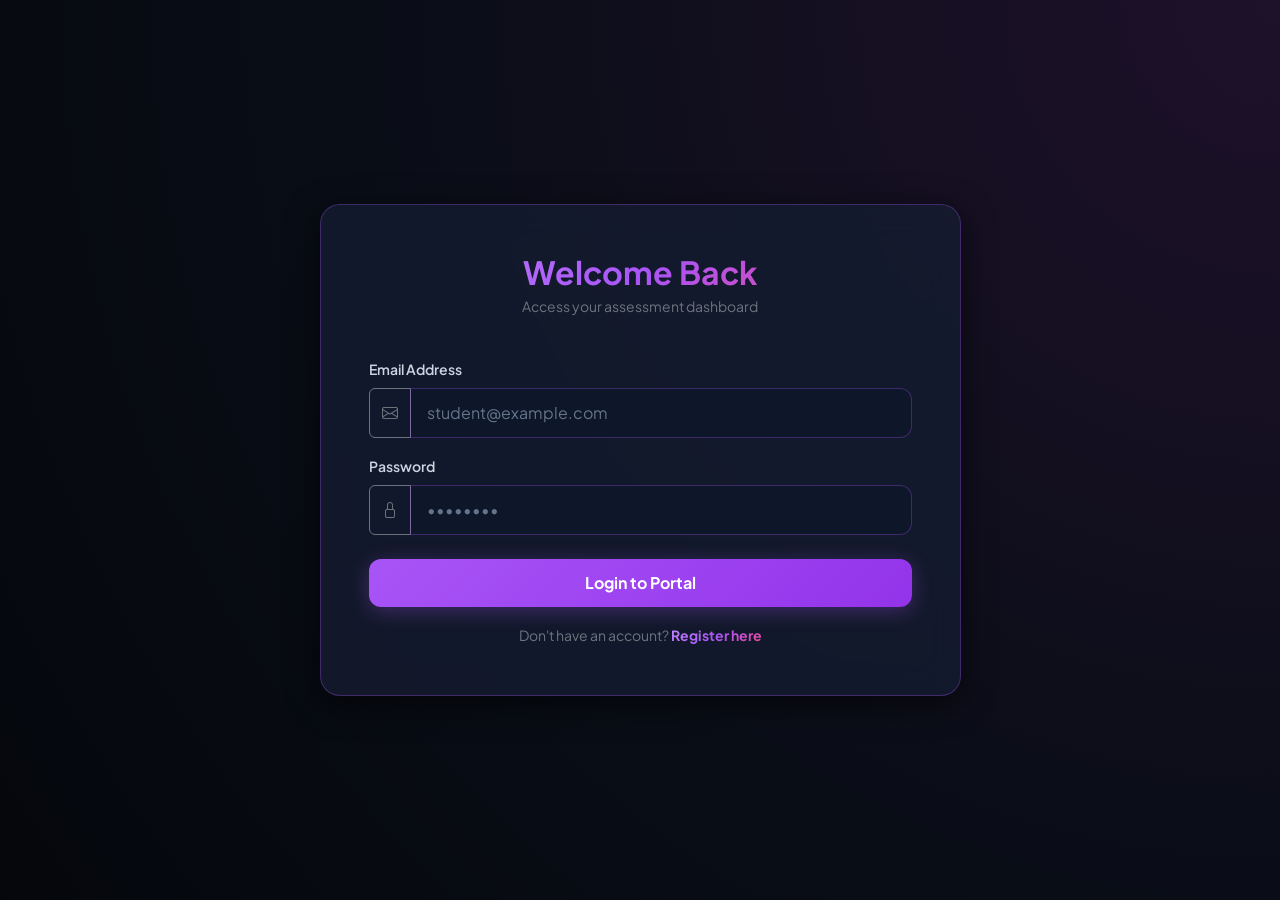
<file: index.html>
<!DOCTYPE html>
<html lang="en">
<head>
  <meta charset="UTF-8">
  <meta name="viewport" content="width=device-width, initial-scale=1.0">
  <title>Student Portal - Login</title>
  <link href="https://cdn.jsdelivr.net/npm/bootstrap@5.3.0/dist/css/bootstrap.min.css" rel="stylesheet">
  <link rel="stylesheet" href="https://cdn.jsdelivr.net/npm/bootstrap-icons@1.11.0/font/bootstrap-icons.css">
  <link rel="stylesheet" href="css/style.css">
</head>
<body>
  <div class="container my-4">
    <div class="row justify-content-center">
      <div class="col-12 col-md-10 col-lg-8 col-xl-7">
        <div class="card p-4 p-md-5">
          <div class="text-center mb-4">
            <h2 class="text-purple fw-bold mb-1">Welcome Back</h2>
            <p class="text-secondary small">Access your assessment dashboard</p>
          </div>
          <form id="loginForm">
            <div class="mb-3">
              <label for="loginEmail" class="form-label">Email Address</label>
              <div class="input-group">
                <span class="input-group-text bg-transparent border-secondary text-secondary"><i class="bi bi-envelope"></i></span>
                <input type="email" class="form-control" id="loginEmail" placeholder="student@example.com" required>
              </div>
            </div>
            <div class="mb-4">
              <label for="loginPassword" class="form-label">Password</label>
              <div class="input-group">
                <span class="input-group-text bg-transparent border-secondary text-secondary"><i class="bi bi-lock"></i></span>
                <input type="password" class="form-control" id="loginPassword" placeholder="••••••••" required>
              </div>
            </div>
            <div id="loginError" class="text-danger small mb-3 text-center"></div>
            <button type="submit" class="btn btn-purple w-100 py-2.5 mb-3">Login to Portal</button>
            <div class="text-center">
              <span class="text-secondary small">Don't have an account? </span>
              <a href="register.html" class="text-purple text-decoration-none small fw-bold">Register here</a>
            </div>
          </form>
        </div>
      </div>
    </div>
  </div>
  <script src="js/auth.js"></script>
</body>
</html>
</file>
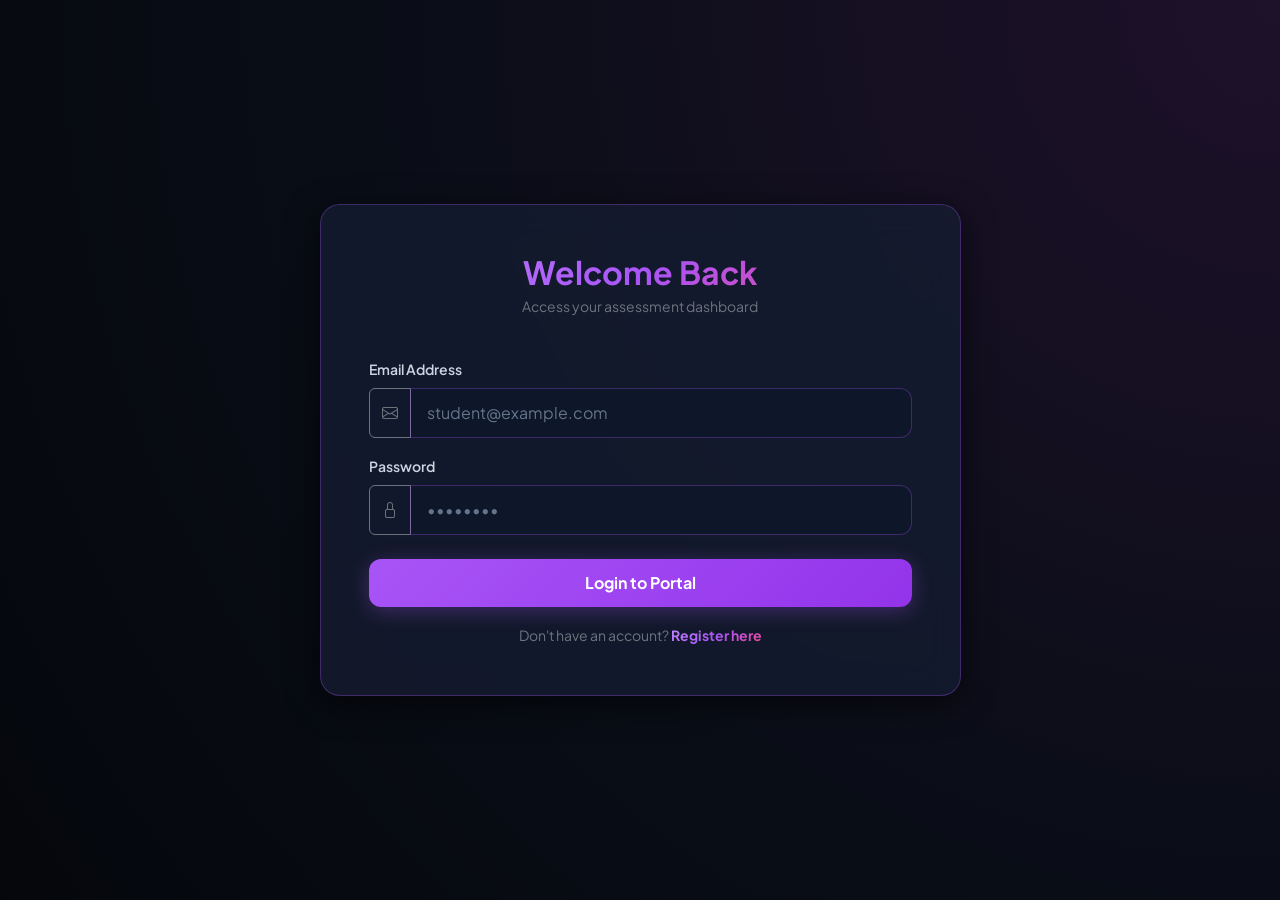
<file: quiz.html>
<!DOCTYPE html>
<html lang="en">
<head>
  <meta charset="UTF-8">
  <meta name="viewport" content="width=device-width, initial-scale=1.0">
  <title>Quiz Session</title>
  <link href="https://cdn.jsdelivr.net/npm/bootstrap@5.3.0/dist/css/bootstrap.min.css" rel="stylesheet">
  <link rel="stylesheet" href="https://cdn.jsdelivr.net/npm/bootstrap-icons@1.11.0/font/bootstrap-icons.css">
  <link rel="stylesheet" href="css/style.css">
</head>
<body>
  <div class="container my-4">
    <div class="row justify-content-center">
      <div class="col-12 col-md-10 col-lg-8 col-xl-7">
        <div class="d-flex justify-content-between align-items-center mb-3">
          <div>
            <span class="text-secondary small d-block">Candidate</span>
            <h5 class="m-0 text-purple fw-bold" id="studentNameDisplay">Student</h5>
          </div>
          <div class="d-flex align-items-center">
            <span class="badge bg-danger px-3 py-2 fs-6 me-3 rounded-pill" id="timerDisplay"><i class="bi bi-clock me-1"></i>15:00</span>
            <button class="btn btn-outline-danger btn-sm rounded-pill px-3" onclick="handleLogout()">Logout</button>
          </div>
        </div>

        <div class="card p-4 p-md-5">
          <div class="d-flex justify-content-between align-items-center mb-2">
            <span class="fw-bold text-secondary">Question <span id="currentQNum" class="text-light">1</span> / <span id="totalQNum">10</span></span>
          </div>
          <div class="progress mb-4" style="height: 6px;"><div id="progressBar" class="progress-bar progress-bar-purple" style="width: 0%;"></div></div>
          
          <div id="quizError" class="text-danger small mb-2"></div>
          <div id="questionContainer"></div>
          
          <div class="d-flex gap-2 mt-4">
            <button id="prevBtn" class="btn btn-prev-neon w-50 py-2 d-none"><i class="bi bi-arrow-left me-1"></i> Previous</button>
            <button id="nextBtn" class="btn btn-purple w-100 py-2">Next Question <i class="bi bi-arrow-right ms-1"></i></button>
          </div>
        </div>
      </div>
    </div>
  </div>
  <script src="js/auth.js"></script>
  <script src="js/quiz.js"></script>
</body>
</html>
</file>
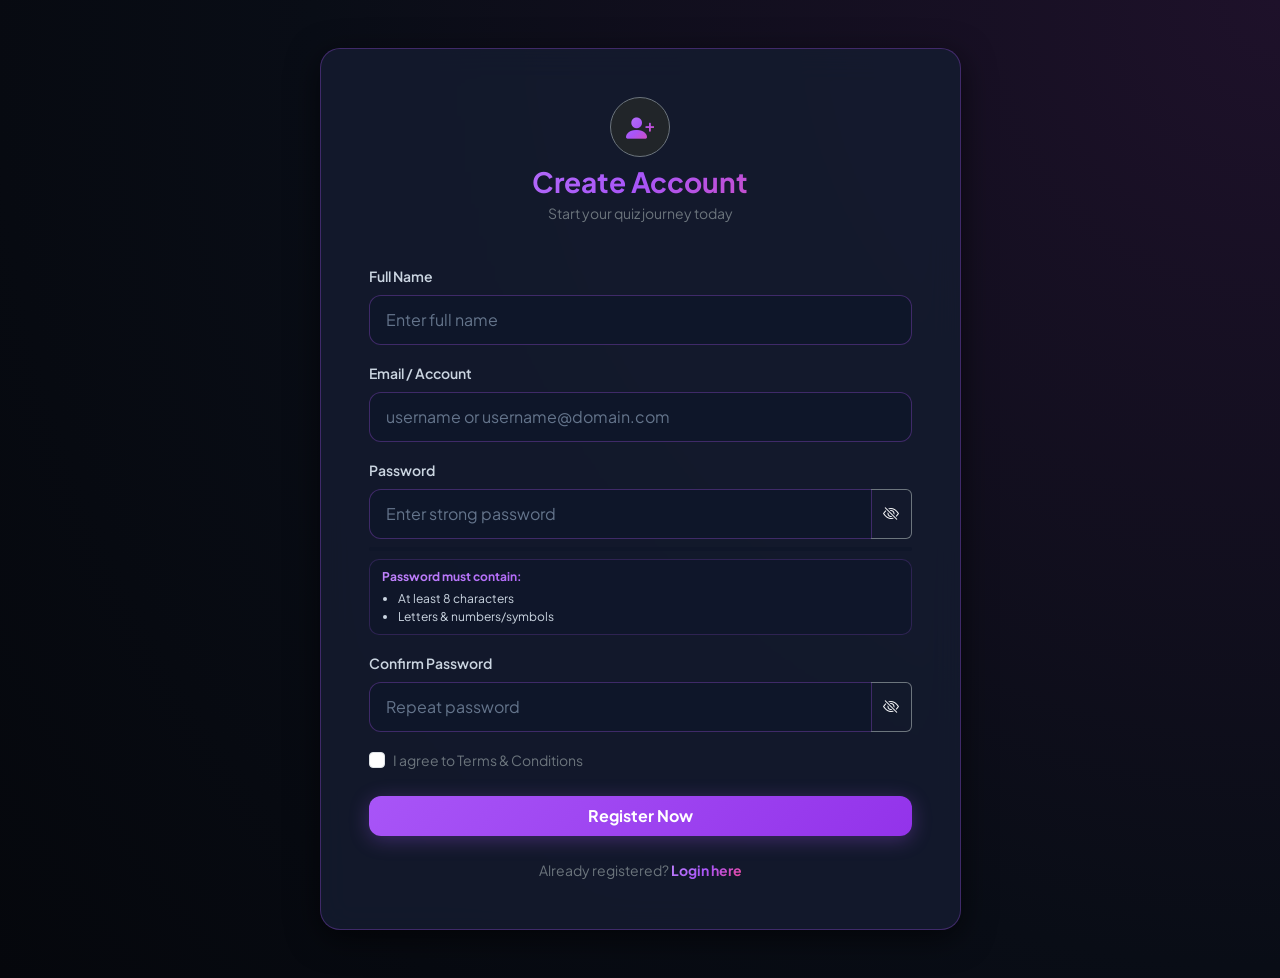
<file: register.html>
<!DOCTYPE html>
<html lang="en">
<head>
  <meta charset="UTF-8">
  <meta name="viewport" content="width=device-width, initial-scale=1.0">
  <title>Register - Quiz Portal</title>
  <link href="https://cdn.jsdelivr.net/npm/bootstrap@5.3.0/dist/css/bootstrap.min.css" rel="stylesheet">
  <link rel="stylesheet" href="https://cdn.jsdelivr.net/npm/bootstrap-icons@1.11.0/font/bootstrap-icons.css">
  <link rel="stylesheet" href="css/style.css">
</head>
<body>
  <div class="container my-5">
    <div class="row justify-content-center">
      <div class="col-12 col-md-10 col-lg-8 col-xl-7">
        <div class="card p-4 p-md-5">
          <div class="text-center mb-4">
            <div class="d-inline-flex align-items-center justify-content-center bg-dark p-3 rounded-circle border border-secondary mb-2" style="width: 60px; height: 60px;">
              <i class="bi bi-person-plus-fill fs-3 text-purple"></i>
            </div>
            <h3 class="fw-bold text-purple mb-1">Create Account</h3>
            <p class="text-secondary small">Start your quiz journey today</p>
          </div>

          <div id="registerAlert" class="alert d-none py-2" role="alert"></div>

          <form id="registerForm">
            <div class="mb-3">
              <label class="form-label">Full Name</label>
              <input type="text" class="form-control" id="fullName" placeholder="Enter full name" required>
            </div>

            <div class="mb-3 position-relative">
              <label class="form-label">Email / Account</label>
              <input type="text" class="form-control" id="email" placeholder="username or username@domain.com" autocomplete="off" required>
              <div id="emailSuggestBox" class="position-absolute w-100 d-none mt-1" style="z-index: 1050;"></div>
            </div>

            <div class="mb-3">
              <label class="form-label">Password</label>
              <div class="input-group">
                <input type="password" class="form-control" id="password" placeholder="Enter strong password" required>
                <button class="btn btn-outline-secondary border-start-0 text-light" type="button" id="togglePassword">
                  <i class="bi bi-eye-slash" id="toggleIcon1"></i>
                </button>
              </div>
              <div class="progress mt-2" style="height: 4px;">
                <div id="passwordStrengthBar" class="progress-bar" style="width: 0%;"></div>
              </div>
              <div class="pass-conditions mt-2">
                <div class="fw-bold mb-1 text-purple">Password must contain:</div>
                <ul class="mb-0 ps-3">
                  <li>At least 8 characters</li>
                  <li>Letters & numbers/symbols</li>
                </ul>
              </div>
            </div>

            <div class="mb-3">
              <label class="form-label">Confirm Password</label>
              <div class="input-group">
                <input type="password" class="form-control" id="confirmPassword" placeholder="Repeat password" required>
                <button class="btn btn-outline-secondary border-start-0 text-light" type="button" id="toggleConfirmPassword">
                  <i class="bi bi-eye-slash" id="toggleIcon2"></i>
                </button>
              </div>
              <div id="matchMessage" class="small mt-1 fw-bold"></div>
            </div>

            <div class="form-check mb-4">
              <input class="form-check-input" type="checkbox" id="termsCheck" required>
              <label class="form-check-label small text-secondary" for="termsCheck">I agree to Terms & Conditions</label>
            </div>

            <button type="submit" id="registerBtn" class="btn btn-purple w-100 py-2">Register Now</button>
          </form>

          <div class="text-center mt-4">
            <p class="small text-secondary mb-0">Already registered? <a href="index.html" class="text-purple fw-bold text-decoration-none">Login here</a></p>
          </div>
        </div>
      </div>
    </div>
  </div>
  <script src="js/auth.js"></script>
</body>
</html>
</file>
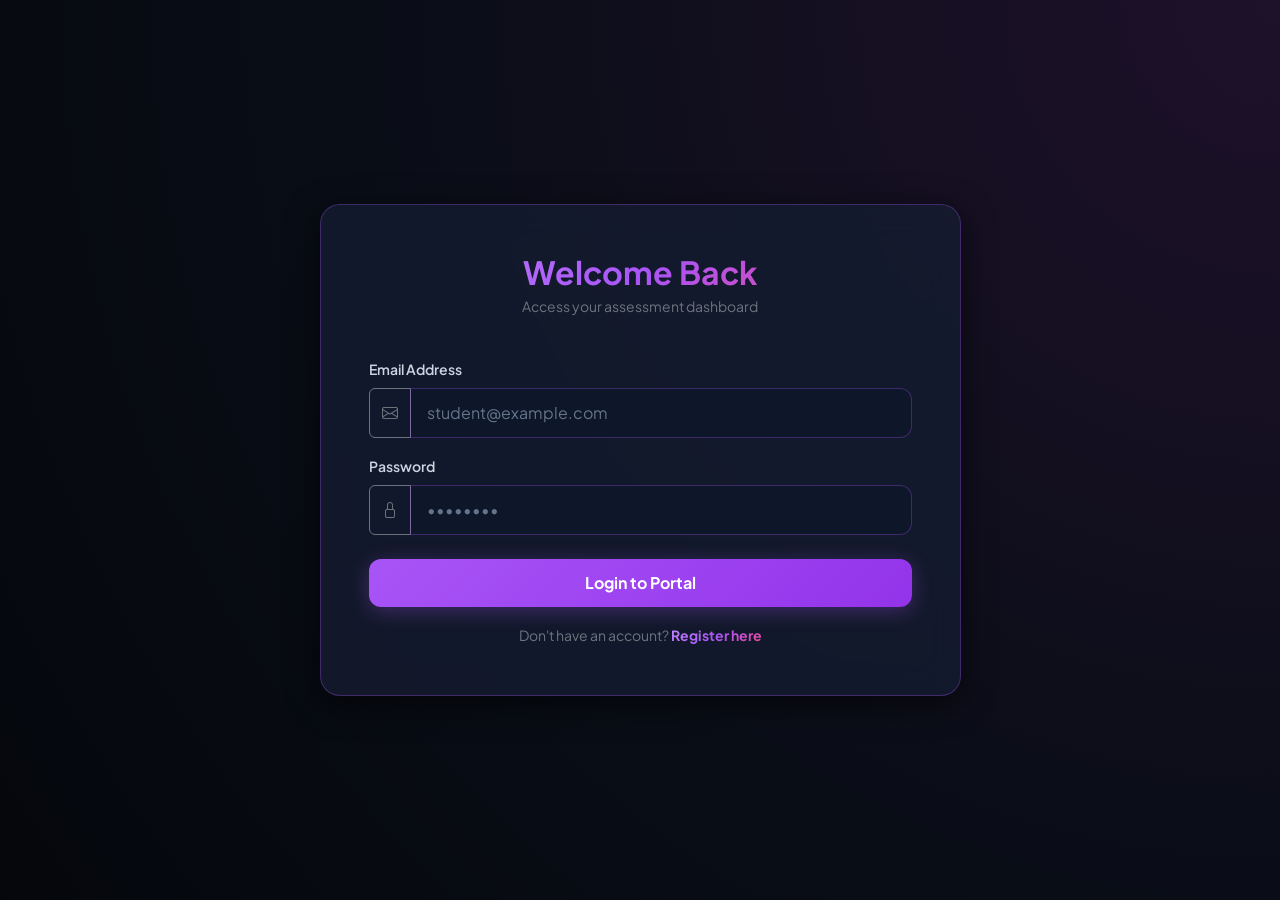
<file: result.html>
<!DOCTYPE html>
<html lang="en">
<head>
  <meta charset="UTF-8">
  <meta name="viewport" content="width=device-width, initial-scale=1.0">
  <title>Quiz Results</title>
  <link href="https://cdn.jsdelivr.net/npm/bootstrap@5.3.0/dist/css/bootstrap.min.css" rel="stylesheet">
  <link rel="stylesheet" href="https://cdn.jsdelivr.net/npm/bootstrap-icons@1.11.0/font/bootstrap-icons.css">
  <link rel="stylesheet" href="css/style.css">
</head>
<body>
  <div class="container my-4">
    <div class="row justify-content-center">
      <div class="col-12 col-md-10 col-lg-8 col-xl-7">
        <div class="card p-4 p-md-5 text-center">
          <div class="mb-3">
            <i class="bi bi-trophy-fill text-purple display-4"></i>
          </div>
          <h2 class="text-purple fw-bold mb-1">Assessment Complete</h2>
          <p class="text-secondary mb-4" id="resultName">Student Name</p>

          <div id="passFailMessage" class="mb-4"></div>

          <div class="row g-3 mb-4">
            <div class="col-6">
              <div class="p-3 pass-conditions rounded-3">
                <span class="text-secondary d-block small">Score</span>
                <span class="fs-4 fw-bold text-light"><span id="scoreDisplay">0</span>/<span id="totalDisplay">10</span></span>
              </div>
            </div>
            <div class="col-6">
              <div class="p-3 pass-conditions rounded-3">
                <span class="text-secondary d-block small">Percentage</span>
                <span class="fs-4 fw-bold text-success"><span id="percentageDisplay">0</span>%</span>
              </div>
            </div>
          </div>

          <div class="text-start mb-4">
            <h6 class="text-secondary fw-bold small mb-2"><i class="bi bi-clock-history me-1"></i> Attempt History</h6>
            <ul class="list-group list-group-flush" id="historyList"></ul>
          </div>

          <div class="d-grid gap-2">
            <button id="tryAgainBtn" class="btn btn-purple py-2">Retake Quiz</button>
            <button onclick="handleLogout()" class="btn btn-outline-danger py-2 border-0">Logout</button>
          </div>
        </div>
      </div>
    </div>
  </div>
  <script src="js/auth.js"></script>
  <script src="js/result.js"></script>
</body>
</html>
</file>
<file: css/style.css>
@import url('https://fonts.googleapis.com/css2?family=Plus+Jakarta+Sans:wght@400;500;600;700;800&display=swap');

:root {
  --bg-main: #090d16;
  --bg-card: rgba(21, 28, 47, 0.85);
  --bg-input: #0f172a;
  --border-color: rgba(168, 85, 247, 0.3);
  --text-main: #f8fafc;
  --text-sub: #cbd5e1;
  --neon-purple: #a855f7;
  --neon-pink: #ec4899;
  --neon-glow: 0 0 25px rgba(168, 85, 247, 0.4);
  --card-glow: 0 8px 32px 0 rgba(0, 0, 0, 0.6);
}

body {
  background: radial-gradient(circle at top right, #1e112a 0%, #090d16 60%, #05070c 100%);
  color: var(--text-main);
  min-height: 100vh;
  display: flex;
  flex-direction: column;
  justify-content: center;
  font-family: 'Plus Jakarta Sans', sans-serif;
}

.card {
  background: var(--bg-card);
  backdrop-filter: blur(16px);
  -webkit-backdrop-filter: blur(16px);
  border: 1px solid var(--border-color);
  border-radius: 20px;
  box-shadow: var(--card-glow);
  position: relative;
  width: 100%;
  max-width: 100%;
}

.form-label {
  color: var(--text-sub);
  font-size: 0.875rem;
  font-weight: 600;
}

.form-control {
  background-color: rgba(15, 23, 42, 0.9) !important;
  border: 1px solid var(--border-color) !important;
  color: #ffffff !important;
  border-radius: 12px;
  padding: 0.75rem 1rem;
  transition: all 0.3s ease;
}

.form-control::placeholder {
  color: #64748b !important;
  opacity: 1 !important;
}

.form-control:focus {
  border-color: var(--neon-purple) !important;
  box-shadow: var(--neon-glow) !important;
}

.text-purple {
  background: linear-gradient(135deg, #c084fc 0%, #a855f7 50%, #ec4899 100%);
  -webkit-background-clip: text;
  -webkit-text-fill-color: transparent;
  font-weight: 800;
}

.btn-purple {
  background: linear-gradient(135deg, #a855f7 0%, #9333ea 100%);
  border: none;
  color: #ffffff;
  border-radius: 12px;
  padding: 0.75rem 1rem;
  font-weight: 700;
  box-shadow: 0 4px 20px rgba(168, 85, 247, 0.3);
  transition: all 0.3s ease;
}

.btn-purple:hover {
  background: linear-gradient(135deg, #c084fc 0%, #a855f7 100%);
  color: #ffffff;
  box-shadow: var(--neon-glow);
  transform: translateY(-2px);
}

/* Custom Styling for Previous Button */
.btn-prev-neon {
  background: rgba(15, 23, 42, 0.8) !important;
  border: 1px solid rgba(168, 85, 247, 0.4) !important;
  color: var(--text-main) !important;
  border-radius: 12px;
  font-weight: 600;
  transition: all 0.3s ease;
}

.btn-prev-neon:hover {
  background: rgba(168, 85, 247, 0.2) !important;
  border-color: var(--neon-purple) !important;
  color: #ffffff !important;
  box-shadow: 0 0 15px rgba(168, 85, 247, 0.3);
  transform: translateY(-2px);
}

.pass-conditions {
  background: rgba(15, 23, 42, 0.7);
  border: 1px solid rgba(168, 85, 247, 0.2);
  border-radius: 10px;
  padding: 8px 12px;
  font-size: 0.75rem;
  color: #cbd5e1;
}

#emailSuggestBox {
  background: #111827;
  border: 1px solid var(--neon-purple);
  border-radius: 12px;
  overflow: hidden;
  box-shadow: 0 10px 25px rgba(0, 0, 0, 0.8), var(--neon-glow);
  max-height: 200px;
  overflow-y: auto;
}

.suggest-item {
  background: transparent;
  border: none;
  border-bottom: 1px solid rgba(255, 255, 255, 0.05);
  color: var(--text-main);
  padding: 10px 14px;
  text-align: left;
  width: 100%;
  font-size: 0.85rem;
  cursor: pointer;
  transition: all 0.2s ease;
}

.suggest-item:hover {
  background: rgba(168, 85, 247, 0.2);
  color: #ffffff;
  padding-left: 18px;
}

#questionContainer h5 {
  color: #ffffff !important;
  font-weight: 700 !important;
  font-size: 1.25rem !important;
  line-height: 1.6;
  text-shadow: 0 2px 4px rgba(0, 0, 0, 0.5);
}

.choice-btn {
  text-align: left;
  border: 1px solid var(--border-color);
  color: var(--text-main);
  background: rgba(15, 23, 42, 0.6);
  border-radius: 14px;
  padding: 1rem 1.25rem;
  font-weight: 600;
  transition: all 0.25s ease;
}

.choice-btn:hover {
  background: rgba(168, 85, 247, 0.15);
  border-color: var(--neon-purple);
  color: #fff;
}

.choice-btn.active-choice {
  background: linear-gradient(135deg, rgba(168, 85, 247, 0.3) 0%, rgba(236, 72, 153, 0.2) 100%);
  border-color: var(--neon-purple);
  color: #ffffff;
  box-shadow: var(--neon-glow);
}

.progress {
  background-color: rgba(15, 23, 42, 0.9);
  border-radius: 10px;
}

.progress-bar-purple {
  background: linear-gradient(90deg, #a855f7 0%, #ec4899 100%);
  box-shadow: var(--neon-glow);
}

.list-group-item-dark {
  background: rgba(15, 23, 42, 0.6);
  border: 1px solid var(--border-color);
  color: var(--text-main);
  border-radius: 10px !important;
  margin-bottom: 6px;
}

/* Custom Result Status Boxes (Dark Glassmorphism) */
.result-status-box {
  border-radius: 12px;
  padding: 14px 20px;
  font-weight: 600;
  text-align: center;
  backdrop-filter: blur(12px);
  -webkit-backdrop-filter: blur(12px);
  transition: all 0.3s ease;
  display: flex;
  align-items: center;
  justify-content: center;
  gap: 8px;
}

/* Success State (Pass) */
.result-status-success {
  background: rgba(15, 23, 42, 0.75);
  border: 1px solid rgba(168, 85, 247, 0.35);
  color: #86EFAC;
  box-shadow: 0 0 20px rgba(168, 85, 247, 0.15), inset 0 0 10px rgba(134, 239, 172, 0.05);
}

.result-status-success:hover {
  border-color: rgba(168, 85, 247, 0.6);
  box-shadow: 0 0 25px rgba(168, 85, 247, 0.25);
}

/* Failure State (Fail) */
.result-status-fail {
  background: rgba(30, 15, 25, 0.75);
  border: 1px solid rgba(248, 113, 113, 0.35);
  color: #FCA5A5;
  box-shadow: 0 0 20px rgba(248, 113, 113, 0.15), inset 0 0 10px rgba(252, 165, 165, 0.05);
}

.result-status-fail:hover {
  border-color: rgba(248, 113, 113, 0.6);
  box-shadow: 0 0 25px rgba(248, 113, 113, 0.25);
}
</file>
